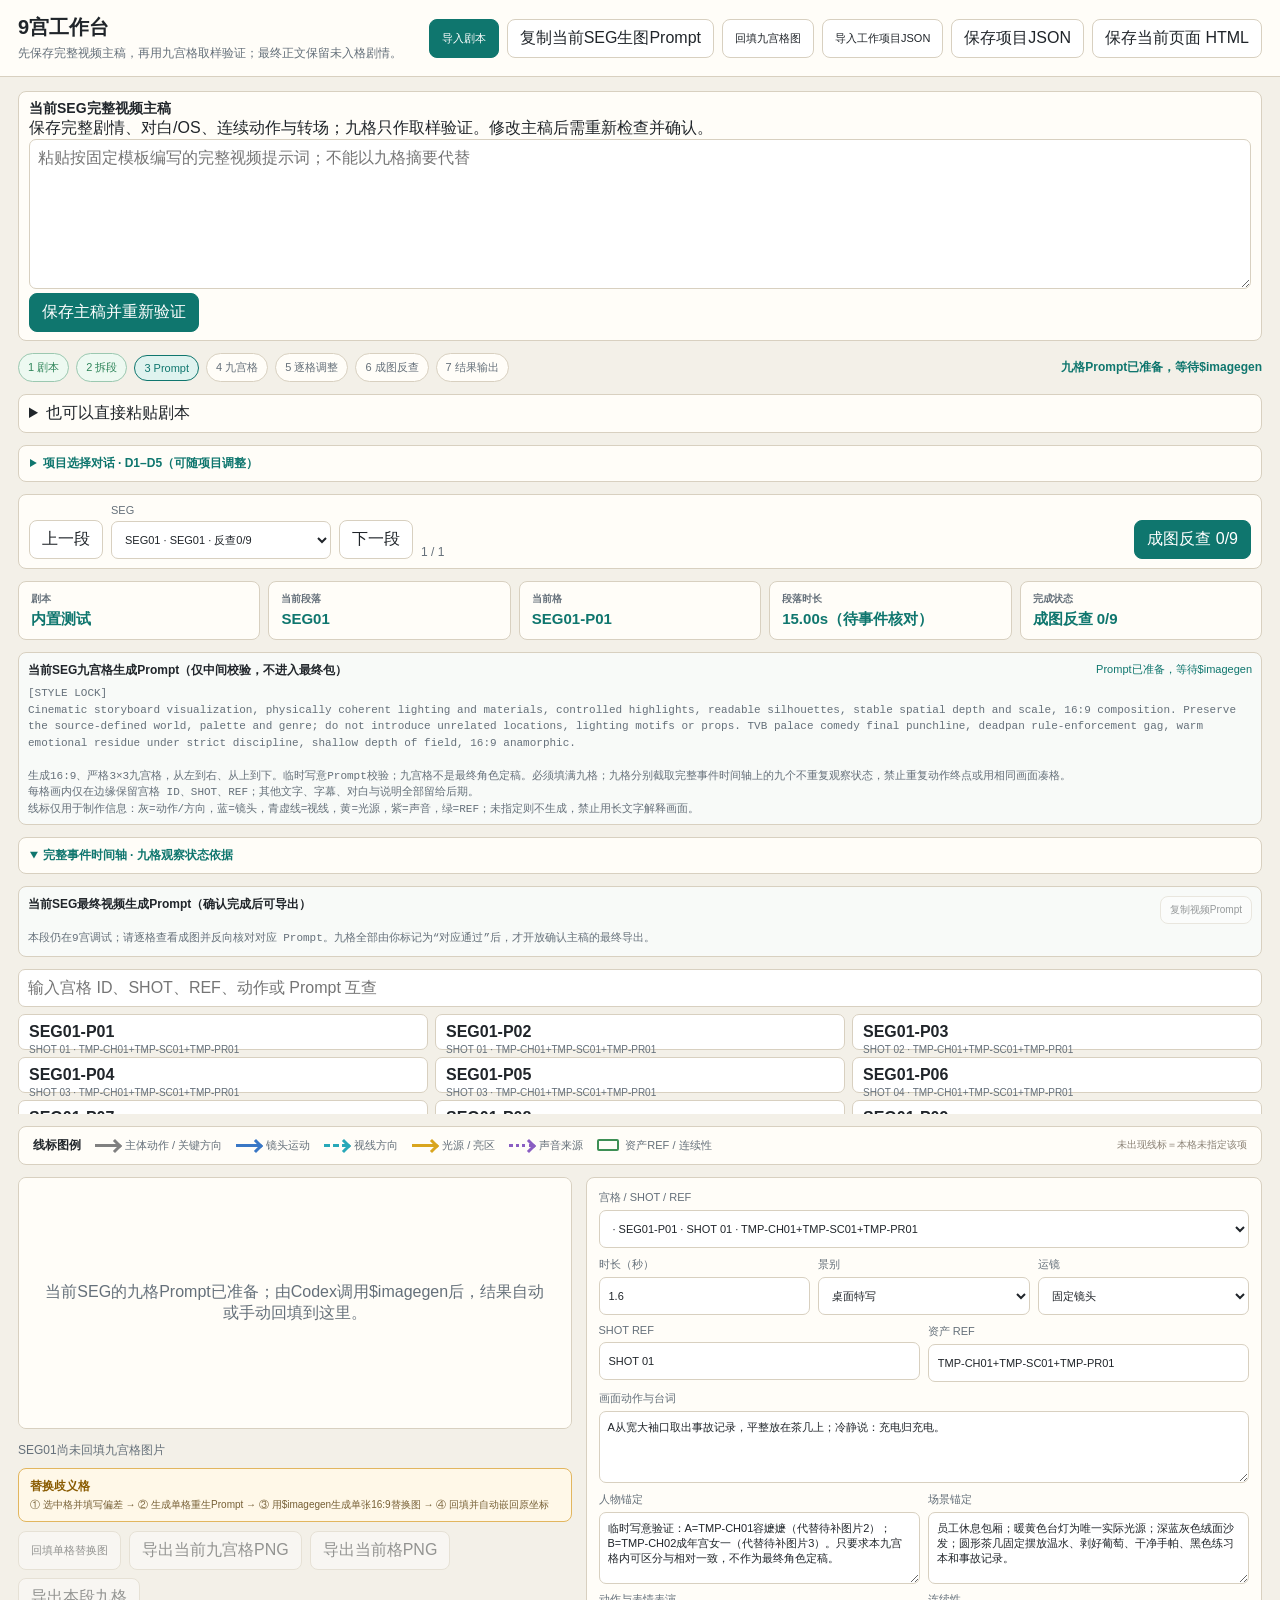
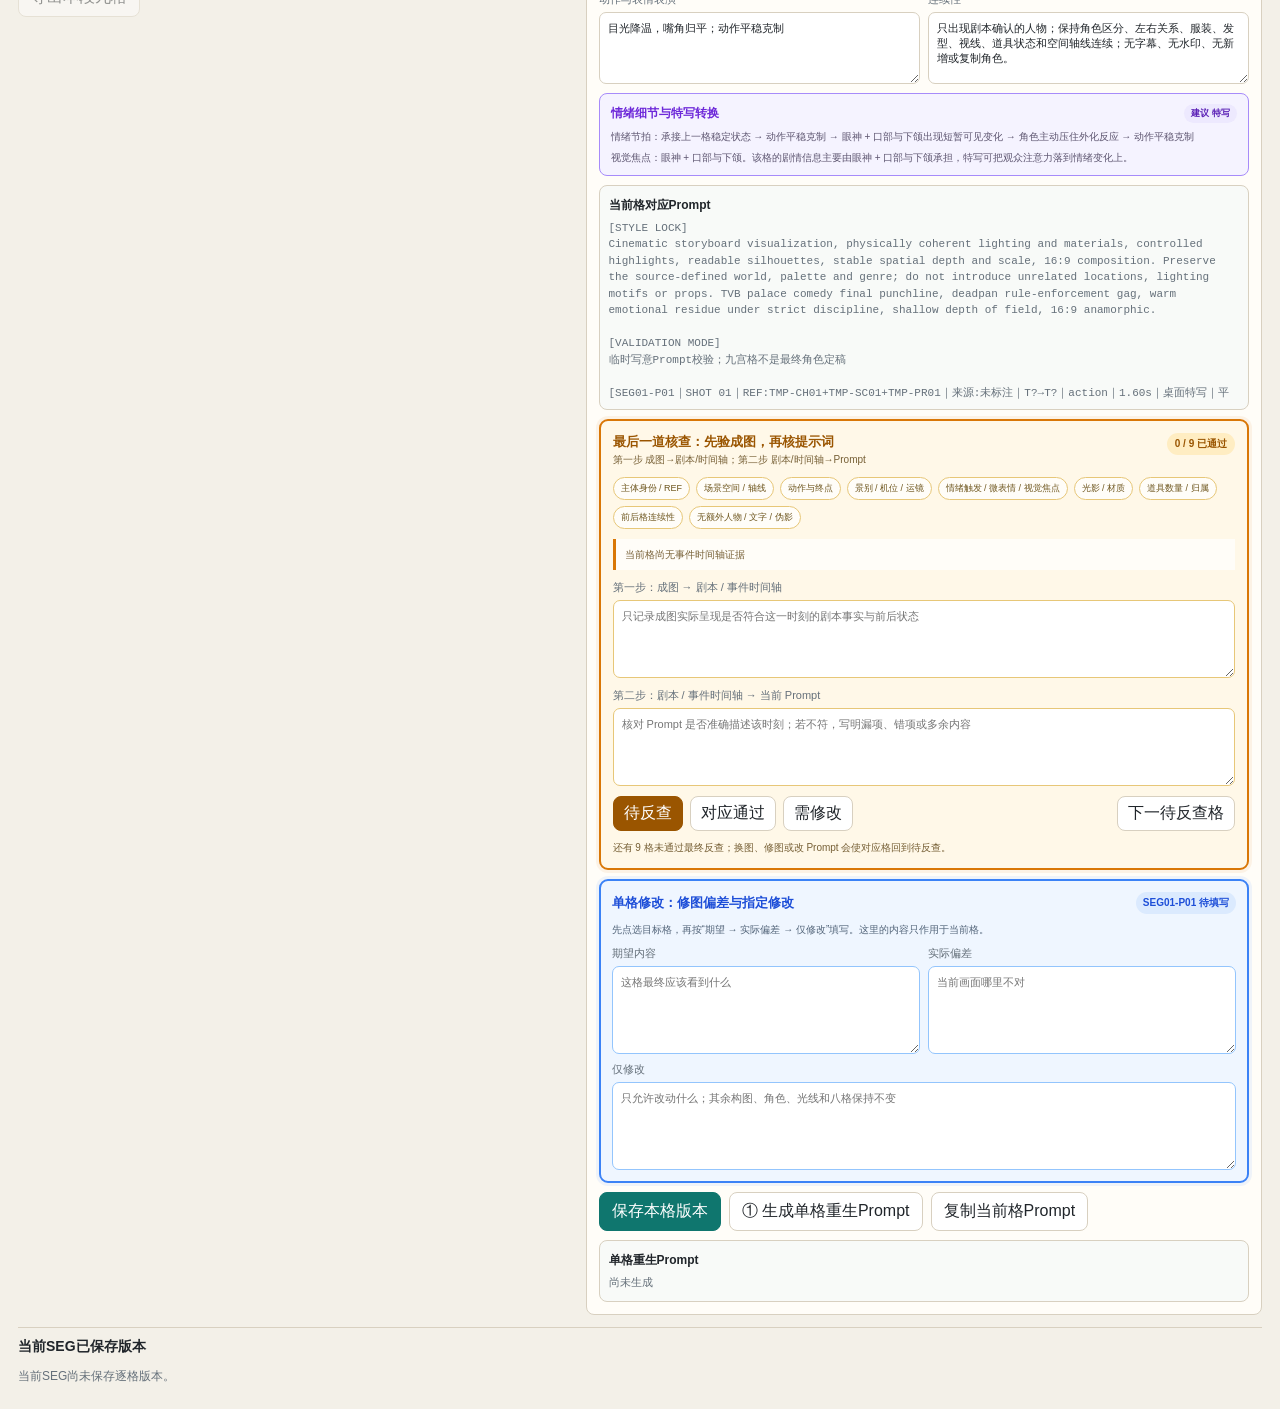
<file: assets/open-cowart-canvas/nine-grid.html>
<!doctype html>
<html lang="zh-CN">
  <head>
    <meta charset="UTF-8" />
    <meta name="viewport" content="width=device-width, initial-scale=1.0" />
    <title>9宫 · 剧本到九宫格工作台</title>
    <link rel="stylesheet" href="./nine-grid.css?v=8" />
  </head>
  <body>
    <header class="topbar">
      <div><h1>9宫工作台</h1><p>先保存完整视频主稿，再用九宫格取样验证；最终正文保留未入格剧情。</p></div>
      <div class="top-actions">
        <label class="button primary">导入剧本<input id="scriptFileInput" type="file" accept="text/plain,text/markdown,.txt,.md" /></label>
        <button id="copySegmentPrompt" class="button">复制当前SEG生图Prompt</button>
        <label class="button">回填九宫格图<input id="imageInput" type="file" accept="image/png,image/jpeg,image/webp" /></label>
        <label class="button">导入工作项目JSON<input id="packageInput" type="file" accept="application/json,.json" /></label>
        <button id="saveProject" class="button">保存项目JSON</button>
        <button id="exportReviewHtml" class="button">保存当前页面 HTML</button>
      </div>
    </header>
    <main>
<section class="script-paste"><h2>当前SEG完整视频主稿</h2><p>保存完整剧情、对白/OS、连续动作与转场；九格只作取样验证。修改主稿后需重新检查并确认。</p><textarea id="videoMasterInput" placeholder="粘贴按固定模板编写的完整视频提示词；不能以九格摘要代替"></textarea><button id="saveVideoMaster" class="primary">保存主稿并重新验证</button></section>
      <section class="pipeline" aria-label="自动工作流状态">
        <span data-stage="script">1 剧本</span><span data-stage="breakdown">2 拆段</span><span data-stage="prompt">3 Prompt</span><span data-stage="image">4 九宫格</span><span data-stage="review">5 逐格调整</span><span data-stage="reverse">6 成图反查</span><span data-stage="package">7 结果输出</span>
        <b id="pipelineStatus">可直接导入TXT或Markdown剧本</b>
      </section>

      <details class="script-paste"><summary>也可以直接粘贴剧本</summary><textarea id="scriptTextInput" placeholder="粘贴剧本、镜头表或带【镜头A】结构的生成提示词"></textarea><button id="parseScriptButton" class="primary">自动拆解并生成九格Prompt</button></details>

      <details class="project-dialog">
        <summary>项目选择对话 · D1–D5（可随项目调整）</summary>
        <div class="config-grid">
          <label>D1 九格策略<select id="gridModeInput"><option value="full_unique">填满九格 · 九个不重复观察状态</option><option value="black_optional">允许不可拆格使用黑底说明格</option></select></label>
          <label>D2 分镜画风<select id="styleModeInput"><option value="project">跟随项目设定</option><option value="graphite">灰阶铅笔故事板</option><option value="custom">自定义画风</option></select></label>
          <label>D3 画内标注<select id="labelModeInput"><option value="ids_only">仅 ID / SHOT / REF</option><option value="ids_english">ID / SHOT / REF + 英文短注</option><option value="ids_project_language">ID / SHOT / REF + 项目语言短注</option></select></label>
          <label>D4 工作流深度<select id="workflowModeInput"><option value="ninegrid">九宫格核心校验</option><option value="director">加入导演调度与走位</option><option value="full">全链路技能调用</option></select></label>
          <label>D5 最终视频正文<select id="videoModeInput"><option value="project">按项目模型与平台要求</option><option value="continuous">连续事件时间轴模式</option><option value="platform">平台专用语法模式</option></select></label>
          <label>情绪细节特写<select id="emotionCloseupModeInput"><option value="enhanced">剧情驱动加强</option><option value="suggest">只给建议，不改景别</option><option value="off">关闭自动分析</option></select></label>
          <label class="wide">自定义画风<textarea id="customStoryboardStyleInput" placeholder="仅在 D2 选择“自定义画风”时生效"></textarea></label>
        </div>
        <div class="project-dialog-actions"><button id="applyProjectOptions" class="primary">应用 D1–D5 选择</button><p id="projectOptionSummary"></p></div>
        <div class="capability-modules" aria-label="按需调用资料模块"><b>按需资料模块</b><span>多人走位图 · ai-director-blocking</span><span>动作组合 · shot-coverage</span><span>武器/道具连续性 · asset-continuity</span><span>特效 · vfx-effect-construction-engine</span><span>打击格/命中反馈 · seedance-performance-director</span></div>
      </details>

      <section class="segment-bar" aria-label="段落导航">
        <button id="previousSegment">上一段</button>
        <label>SEG<select id="segmentSelect"></select></label>
        <button id="nextSegment">下一段</button>
        <span id="segmentProgress">1 / 1</span>
        <button id="toggleComplete" class="primary">我已校验，标记完成</button>
      </section>

      <section class="summary" aria-label="当前九宫格摘要">
        <span><b>剧本</b><em id="scriptName">内置测试</em></span>
        <span><b>当前段落</b><em id="segmentId">SEG01</em></span>
        <span><b>当前格</b><em id="currentPanel">SEG01-P01</em></span>
        <span><b>段落时长</b><em id="totalDuration">15.00s</em></span>
        <span><b>完成状态</b><em id="completionState">检视中</em></span>
      </section>

      <section class="segment-prompt prompt-box"><div class="prompt-heading"><b>当前SEG九宫格生成Prompt（仅中间校验，不进入最终包）</b><span id="generationState">Prompt已准备</span></div><pre id="segmentPrompt"></pre></section>
      <details class="event-timeline" open><summary>完整事件时间轴 · 九格观察状态依据</summary><div id="eventTimelineList"></div></details>
      <section class="video-prompt prompt-box"><div class="prompt-heading"><b>当前SEG最终视频生成Prompt（确认完成后可导出）</b><button id="copyVideoPrompt" disabled>复制视频Prompt</button></div><pre id="videoPrompt">本段仍在9宫调试；标记完成后从完整主稿导出视频Prompt。</pre></section>

      <section class="lookup"><input id="lookupQuery" placeholder="输入宫格 ID、SHOT、REF、动作或 Prompt 互查" /><div id="lookupResults" class="lookup-results"></div></section>

      <section class="line-legend" aria-label="线标图例">
        <b>线标图例</b>
        <span><i class="legend-line gray"></i>主体动作 / 关键方向</span>
        <span><i class="legend-line blue"></i>镜头运动</span>
        <span><i class="legend-line cyan dashed"></i>视线方向</span>
        <span><i class="legend-line yellow"></i>光源 / 亮区</span>
        <span><i class="legend-line purple wave"></i>声音来源</span>
        <span><i class="legend-box green"></i>资产REF / 连续性</span>
        <em>未出现线标＝本格未指定该项</em>
      </section>

      <section class="workspace">
        <div class="visual-column" id="visualColumn">
          <div id="imageStage" class="image-stage"><div id="imageEmpty" class="empty">当前SEG的九格Prompt已准备；由Codex调用$imagegen后，结果自动或手动回填到这里。</div><img id="storyboardImage" alt="当前SEG九宫格成品" /><div id="hitGrid" class="hit-grid"></div></div>
          <canvas id="cropCanvas" width="640" height="360"></canvas>
          <p id="cropMeta" class="muted">当前SEG尚未回填九宫格图片</p>
          <div class="replacement-guide"><b>替换歧义格</b><span>① 选中格并填写偏差 → ② 生成单格重生Prompt → ③ 用$imagegen生成单张16:9替换图 → ④ 回填并自动嵌回原坐标</span></div>
          <div class="actions"><label id="replacePanelLabel" class="button disabled">回填单格替换图<input id="panelReplaceInput" type="file" accept="image/png,image/jpeg,image/webp" disabled /></label><button id="downloadBoard" disabled>导出当前九宫格PNG</button><button id="downloadCurrent" disabled>导出当前格PNG</button><button id="downloadAll" disabled>导出本段九格</button></div>
        </div>
        <div class="editor-column">
          <label>宫格 / SHOT / REF<select id="panelSelect"></select></label>
          <div class="three-fields"><label>时长（秒）<input id="durationInput" type="number" min="0.1" step="0.1" /></label><label>景别<select id="shotSizeInput"><option>大远景</option><option>远景</option><option>全景</option><option>中景</option><option>中近景</option><option>近景</option><option>特写</option><option>桌面特写</option><option>手部特写</option></select></label><label>运镜<select id="cameraMoveInput"><option>固定镜头</option><option>缓慢推近</option><option>缓慢拉远</option><option>缓慢横移</option><option>缓慢跟移</option><option>稳定器缓慢下降</option><option>轻微手持微颤</option><option>受控焦点/构图转移</option></select></label></div>
          <div class="two-fields"><label>SHOT REF<input id="shotRefInput" /></label><label>资产 REF<input id="assetRefsInput" /></label></div>
          <label>画面动作与台词<textarea id="actionInput"></textarea></label>
          <div class="two-fields textareas"><label>人物锚定<textarea id="characterAnchorInput"></textarea></label><label>场景锚定<textarea id="sceneAnchorInput"></textarea></label><label>动作与表情表演<textarea id="performanceInput"></textarea></label><label>连续性<textarea id="continuityInput"></textarea></label></div>
          <section class="emotion-focus-card" aria-label="情绪细节与特写转换"><div><b>情绪细节与特写转换</b><span id="emotionFocusBadge">分析中</span></div><p id="emotionBeatText"></p><p id="emotionFocusReason"></p></section>
          <div class="prompt-box"><b>当前格对应Prompt</b><pre id="panelPrompt"></pre></div>
          <section id="reverseValidation" class="reverse-validation" aria-label="成图反向对应提示词最终核查">
            <div class="reverse-validation-heading"><div><b>最后一道核查：先验成图，再核提示词</b><span>第一步 成图→剧本/时间轴；第二步 剧本/时间轴→Prompt</span></div><strong id="reverseProgress">0 / 9 已通过</strong></div>
            <div class="reverse-checklist" aria-label="反向核查维度"><span>主体身份 / REF</span><span>场景空间 / 轴线</span><span>动作与终点</span><span>景别 / 机位 / 运镜</span><span>情绪触发 / 微表情 / 视觉焦点</span><span>光影 / 材质</span><span>道具数量 / 归属</span><span>前后格连续性</span><span>无额外人物 / 文字 / 伪影</span></div>
            <p id="currentEventEvidence" class="event-evidence"></p>
            <label>第一步：成图 → 剧本 / 事件时间轴<textarea id="reverseNoteInput" placeholder="只记录成图实际呈现是否符合这一时刻的剧本事实与前后状态"></textarea></label>
            <label>第二步：剧本 / 事件时间轴 → 当前 Prompt<textarea id="reversePromptNoteInput" placeholder="核对 Prompt 是否准确描述该时刻；若不符，写明漏项、错项或多余内容"></textarea></label>
            <div class="reverse-actions" role="group" aria-label="当前格最终核查状态"><button type="button" data-reverse-status="pending">待反查</button><button type="button" data-reverse-status="accepted">对应通过</button><button type="button" data-reverse-status="revise">需修改</button><button type="button" id="nextReversePending">下一待反查格</button></div>
            <p id="reverseGateMessage">九格全部“对应通过”后，才允许标记 SEG 完成并进入结果输出。</p>
          </section>
          <section id="editPanel" class="edit-panel" aria-label="单格修改">
            <div class="edit-panel-heading"><b>单格修改：修图偏差与指定修改</b><span id="editStatus">待填写</span></div>
            <p>先点选目标格，再按“期望 → 实际偏差 → 仅修改”填写。这里的内容只作用于当前格。</p>
            <div class="edit-fields">
              <label>期望内容<textarea id="expectedInput" placeholder="这格最终应该看到什么"></textarea></label>
              <label>实际偏差<textarea id="actualInput" placeholder="当前画面哪里不对"></textarea></label>
              <label class="wide">仅修改<textarea id="changeInput" placeholder="只允许改动什么；其余构图、角色、光线和八格保持不变"></textarea></label>
            </div>
          </section>
          <div class="actions"><button id="saveVersion" class="primary">保存本格版本</button><button id="buildEditPrompt">① 生成单格重生Prompt</button><button id="copyPanelPrompt">复制当前格Prompt</button></div>
          <div class="prompt-box"><b>单格重生Prompt</b><pre id="editPrompt">尚未生成</pre></div>
        </div>
      </section>
      <section class="version-library"><h2>当前SEG已保存版本</h2><div id="versionList" class="version-list"></div></section>
      <section id="resultOutputStage" class="result-output-stage" aria-label="用户校验结束后的结果输出" hidden>
        <div><span>第 7 阶段</span><h2>成图反查已完成 · 结果输出</h2><p>请选择最终成果的交付格式。这里只输出九格均由你完成“成图 ↔ 提示词”反查并确认通过的 SEG。</p></div>
        <label>最终交付格式<select id="exportFormat" aria-label="最终成果交付格式"><option value="json">JSON 格式（结构化数据）</option><option value="html">网页格式（直接浏览）</option></select></label>
        <button id="exportPackage" class="button primary">输出 JSON 成果</button>
      </section>
    </main>
    <script data-event-core src="./event-core.js?v=8"></script>
    <script data-nine-grid-app src="./nine-grid-app.js?v=16-v82-sampling"></script>
  </body>
</html>
</file>
<file: assets/open-cowart-canvas/nine-grid.css>
:root { --bg:#f3f0e8; --panel:#fffdf8; --panel2:#f8faf8; --ink:#20252a; --muted:#65707a; --line:#d8d0c0; --accent:#0f766e; --accent-soft:#dff3ef; --done:#2f855a; }
* { box-sizing:border-box; }
body { margin:0; color:var(--ink); background:var(--bg); font-family:Inter,"PingFang SC","Microsoft YaHei",Arial,sans-serif; }
button,input,select,textarea { font:inherit; }
h1,h2,p { margin:0; }
h1 { font-size:20px; }
h2 { font-size:14px; }
.topbar { display:flex; align-items:center; justify-content:space-between; gap:18px; padding:14px 18px; border-bottom:1px solid var(--line); background:var(--panel); }
.topbar p,.muted { margin-top:4px; color:var(--muted); font-size:12px; }
.top-actions,.actions { display:flex; gap:8px; flex-wrap:wrap; }
.button,button { min-height:36px; padding:8px 12px; border:1px solid var(--line); border-radius:8px; color:var(--ink); background:#fff; cursor:pointer; }
.button { display:inline-flex; align-items:center; }
.button input { display:none; }
.primary { color:#fff; border-color:var(--accent); background:var(--accent); }
button:disabled { opacity:.45; cursor:not-allowed; }
.button.disabled { opacity:.45; cursor:not-allowed; pointer-events:none; }
main { display:grid; gap:12px; padding:14px 18px 24px; }
.pipeline { display:flex; align-items:center; gap:7px; flex-wrap:wrap; }
.pipeline span { padding:6px 9px; border:1px solid var(--line); border-radius:999px; color:var(--muted); background:var(--panel); font-size:11px; }
.pipeline span.active { color:var(--accent); border-color:var(--accent); background:var(--accent-soft); }
.pipeline span.done { color:var(--done); border-color:#9bc8b0; background:#edf9f1; }
.pipeline b { margin-left:auto; color:var(--accent); font-size:12px; font-weight:600; }
.script-paste { padding:8px 10px; border:1px solid var(--line); border-radius:8px; background:var(--panel); }
.script-paste[open] { display:grid; gap:8px; }
.script-paste textarea { min-height:150px; }
.project-dialog,.event-timeline { padding:9px 11px; border:1px solid var(--line); border-radius:8px; background:var(--panel); }
.project-dialog[open],.event-timeline[open] { display:grid; gap:10px; }
.project-dialog summary,.event-timeline summary { color:var(--accent); font-size:12px; font-weight:700; cursor:pointer; }
.config-grid { display:grid; grid-template-columns:repeat(5,minmax(140px,1fr)); gap:8px; }
.config-grid .wide { grid-column:1/-1; }
.config-grid textarea { min-height:62px; }
.project-dialog-actions { display:flex; align-items:center; gap:12px; }
.project-dialog-actions p { color:var(--muted); font-size:10px; line-height:1.5; }
.capability-modules { display:flex; align-items:center; gap:7px; flex-wrap:wrap; padding-top:8px; border-top:1px solid var(--line); }
.capability-modules b { font-size:11px; }
.capability-modules span { padding:4px 7px; border-radius:999px; color:#355e58; background:var(--accent-soft); font-size:9px; }
.event-timeline #eventTimelineList { display:grid; grid-template-columns:repeat(3,minmax(180px,1fr)); gap:7px; }
.timeline-item { display:grid; gap:3px; padding:8px 9px; border:1px solid var(--line); border-radius:7px; background:#fff; }
.timeline-item b { color:var(--accent); font-size:10px; }
.timeline-item span { color:var(--muted); font-size:10px; line-height:1.4; }
.segment-bar { display:flex; align-items:end; gap:8px; padding:9px 10px; border:1px solid var(--line); border-radius:8px; background:var(--panel); }
.segment-bar label { min-width:220px; }
.segment-bar span { color:var(--muted); font-size:12px; }
.segment-bar #toggleComplete { margin-left:auto; }
.summary { display:grid; grid-template-columns:repeat(5,minmax(120px,1fr)); gap:8px; }
.summary span { padding:10px 12px; border:1px solid var(--line); border-radius:8px; background:var(--panel); }
.summary b,.summary em { display:block; }
.summary b { color:var(--muted); font-size:10px; }
.summary em { margin-top:4px; overflow:hidden; color:var(--accent); font-size:15px; font-style:normal; font-weight:700; text-overflow:ellipsis; white-space:nowrap; }
.prompt-heading { display:flex; justify-content:space-between; gap:8px; }
.prompt-heading span { color:var(--accent); font-size:11px; }
.prompt-heading button { min-height:28px; padding:4px 9px; font-size:10px; }
.segment-prompt pre { max-height:130px; }
.video-prompt { border-color:#9bc8b0; background:#edf9f1; }
.video-prompt pre { max-height:210px; }
.lookup { display:grid; gap:7px; }
.lookup > input,input,select,textarea { width:100%; min-width:0; border:1px solid var(--line); border-radius:7px; color:var(--ink); background:#fff; }
.lookup > input,input,select { height:38px; padding:0 9px; }
.lookup-results { display:grid; grid-template-columns:repeat(3,minmax(180px,1fr)); gap:7px; max-height:100px; overflow:auto; }
.lookup-results button,.version-item { min-width:0; padding:8px 10px; border:1px solid var(--line); border-radius:7px; background:#fff; text-align:left; cursor:pointer; }
.lookup-results button:hover,.version-item:hover { border-color:var(--accent); background:#f0fdfa; }
.lookup-results b,.lookup-results span,.version-item b,.version-item span { display:block; overflow:hidden; text-overflow:ellipsis; white-space:nowrap; }
.lookup-results span,.version-item span { margin-top:3px; color:var(--muted); font-size:10px; }
.line-legend { display:flex; align-items:center; gap:14px; flex-wrap:wrap; padding:10px 14px; border:1px solid var(--line); border-radius:8px; background:var(--panel); }
.line-legend > b { color:var(--ink); font-size:12px; }
.line-legend span { display:inline-flex; align-items:center; gap:6px; color:var(--muted); font-size:11px; }
.line-legend em { margin-left:auto; color:#8a8174; font-size:10px; font-style:normal; }
.legend-line { display:inline-block; position:relative; width:24px; height:0; border-top:3px solid currentColor; }
.legend-line::after { content:""; position:absolute; top:-6px; right:-1px; width:7px; height:7px; border-top:3px solid currentColor; border-right:3px solid currentColor; transform:rotate(45deg); }
.legend-line.gray { color:#808080; } .legend-line.blue { color:#3977c5; } .legend-line.cyan { color:#28a8b8; } .legend-line.yellow { color:#d9a51e; } .legend-line.purple { color:#8a5ec2; }
.legend-line.dashed { border-top-style:dashed; } .legend-line.wave { border-top-style:dotted; }
.legend-box { display:inline-block; width:22px; height:12px; border:2px solid currentColor; border-radius:2px; } .legend-box.green { color:#3e8f55; }
.workspace { display:grid; grid-template-columns:minmax(360px,.9fr) minmax(520px,1.1fr); gap:14px; align-items:start; }
.visual-column,.editor-column { display:grid; gap:9px; min-width:0; }
.replacement-guide { display:grid; gap:3px; padding:9px 11px; border:1px solid #e2b65f; border-radius:8px; background:#fff8e8; }
.replacement-guide b { color:#8a5b00; font-size:12px; }
.replacement-guide span { color:#765f35; font-size:10px; line-height:1.45; }
.image-stage { position:relative; min-height:250px; overflow:hidden; border:1px solid var(--line); border-radius:8px; background:#161616; }
.image-stage img { display:none; width:100%; height:auto; }
.image-stage.has-image img { display:block; }
.empty { display:grid; min-height:250px; place-items:center; padding:24px; color:var(--muted); background:var(--panel); text-align:center; }
.image-stage.has-image .empty { display:none; }
.hit-grid { position:absolute; inset:0; display:none; grid-template-columns:repeat(3,1fr); grid-template-rows:repeat(3,1fr); }
.image-stage.has-image .hit-grid { display:grid; }
.hit-grid button { min-height:0; padding:4px; border:1px solid rgba(255,255,255,.72); border-radius:0; color:#fff; background:rgba(15,23,42,.12); font-size:10px; text-shadow:0 1px 3px #000; }
.hit-grid button.active { outline:3px solid #f59e0b; outline-offset:-3px; background:rgba(245,158,11,.18); }
.hit-grid button.reverse-accepted { background:rgba(16,185,129,.25); }
.hit-grid button.reverse-revise { background:rgba(239,68,68,.25); }
.hit-grid button.active.reverse-accepted,.hit-grid button.active.reverse-revise { outline-color:#f59e0b; }
#cropCanvas { display:none; width:100%; height:auto; min-height:180px; border:1px solid var(--line); border-radius:8px; background:repeating-conic-gradient(#eee 0 25%,#fff 0 50%) 50%/16px 16px; }
.visual-column.has-image #cropCanvas { display:block; }
.editor-column { padding:12px; border:1px solid var(--line); border-radius:8px; background:var(--panel); }
label { display:grid; gap:5px; color:var(--muted); font-size:11px; }
textarea { min-height:72px; padding:8px; resize:vertical; }
.three-fields,.two-fields { display:grid; gap:8px; }
.three-fields { grid-template-columns:repeat(3,1fr); }
.two-fields { grid-template-columns:repeat(2,1fr); }
.prompt-box { padding:9px; border:1px solid var(--line); border-radius:8px; background:var(--panel2); }
.prompt-box b { font-size:12px; }
pre { max-height:180px; margin:6px 0 0; overflow:auto; white-space:pre-wrap; word-break:break-word; color:var(--muted); font:11px/1.5 ui-monospace,SFMono-Regular,Menlo,monospace; }
.emotion-focus-card { display:grid; gap:6px; padding:10px 11px; border:1px solid #a78bfa; border-radius:8px; background:#f5f3ff; }
.emotion-focus-card > div { display:flex; align-items:center; justify-content:space-between; gap:10px; }
.emotion-focus-card b { color:#6d28d9; font-size:12px; }
.emotion-focus-card span { padding:3px 7px; border-radius:999px; color:#5b21b6; background:#ede9fe; font-size:9px; font-weight:700; }
.emotion-focus-card p { color:#5d5570; font-size:10px; line-height:1.5; }
.edit-panel { display:grid; gap:9px; padding:11px; border:2px solid #3b82f6; border-radius:9px; background:#eff6ff; box-shadow:0 0 0 3px rgba(59,130,246,.08); }
.edit-panel.ready { border-color:var(--accent); background:#ecfdf5; box-shadow:0 0 0 3px rgba(15,118,110,.08); }
.edit-panel-heading { display:flex; align-items:center; justify-content:space-between; gap:10px; }
.edit-panel-heading b { color:#1d4ed8; font-size:13px; }
.edit-panel.ready .edit-panel-heading b { color:var(--accent); }
.edit-panel-heading span { padding:4px 7px; border-radius:999px; color:#1d4ed8; background:#dbeafe; font-size:10px; font-weight:700; }
.edit-panel.ready .edit-panel-heading span { color:var(--accent); background:#d1fae5; }
.edit-panel > p { color:#53657a; font-size:10px; line-height:1.45; }
.edit-fields { display:grid; grid-template-columns:repeat(2,minmax(0,1fr)); gap:8px; }
.edit-fields .wide { grid-column:1/-1; }
.edit-fields textarea { min-height:88px; border-color:#93c5fd; }
.edit-panel.ready .edit-fields textarea { border-color:#99c9bb; }
.reverse-validation { display:grid; gap:10px; padding:12px; border:2px solid #d97706; border-radius:9px; background:#fff8e8; box-shadow:0 0 0 3px rgba(217,119,6,.08); }
.reverse-validation.accepted { border-color:var(--accent); background:#ecfdf5; box-shadow:0 0 0 3px rgba(15,118,110,.08); }
.reverse-validation.revise { border-color:#dc2626; background:#fff1f2; box-shadow:0 0 0 3px rgba(220,38,38,.08); }
.reverse-validation-heading { display:flex; align-items:flex-start; justify-content:space-between; gap:12px; }
.reverse-validation-heading > div { display:grid; gap:2px; }
.reverse-validation-heading b { color:#9a5500; font-size:13px; }
.reverse-validation.accepted .reverse-validation-heading b { color:var(--accent); }
.reverse-validation.revise .reverse-validation-heading b { color:#b91c1c; }
.reverse-validation-heading span,#reverseGateMessage { color:#765f35; font-size:10px; line-height:1.45; }
.reverse-validation-heading strong { padding:4px 8px; border-radius:999px; color:#9a5500; background:#ffedc2; font-size:10px; white-space:nowrap; }
.reverse-checklist { display:flex; gap:6px; flex-wrap:wrap; }
.reverse-checklist span { padding:4px 7px; border:1px solid #e7c778; border-radius:999px; color:#6f571f; background:#fffdf8; font-size:9px; }
.reverse-validation textarea { min-height:78px; border-color:#e7c778; }
.event-evidence { padding:8px 9px; border-left:3px solid #d97706; color:#765f35; background:#fffdf8; font-size:10px; line-height:1.5; }
.reverse-actions { display:flex; gap:7px; flex-wrap:wrap; }
.reverse-actions button { min-height:32px; padding:6px 10px; }
.reverse-actions button.active { color:#fff; border-color:#9a5500; background:#9a5500; }
.reverse-actions button[data-reverse-status="accepted"].active { border-color:var(--accent); background:var(--accent); }
.reverse-actions button[data-reverse-status="revise"].active { border-color:#dc2626; background:#dc2626; }
#nextReversePending { margin-left:auto; }
.version-library { display:grid; gap:8px; padding-top:10px; border-top:1px solid var(--line); }
.version-list { display:grid; grid-template-columns:repeat(3,minmax(180px,1fr)); gap:7px; }
.result-output-stage { display:grid; grid-template-columns:minmax(280px,1fr) minmax(220px,320px) auto; align-items:end; gap:14px; padding:18px; border:2px solid var(--accent); border-radius:12px; background:#edf9f1; }
.result-output-stage[hidden] { display:none !important; }
.result-output-stage > div { display:grid; gap:4px; }
.result-output-stage > div > span { width:max-content; padding:3px 8px; border-radius:999px; color:#fff; background:var(--accent); font-size:10px; font-weight:700; }
.result-output-stage h2 { color:var(--accent); font-size:17px; }
.result-output-stage p { color:var(--muted); font-size:11px; }
@media (max-width:1100px) { .workspace { grid-template-columns:1fr; } .summary { grid-template-columns:repeat(3,1fr); } .config-grid { grid-template-columns:repeat(2,1fr); } }
@media (max-width:720px) { .topbar { align-items:flex-start; flex-direction:column; } .pipeline b { width:100%; margin-left:0; } .segment-bar { align-items:stretch; flex-direction:column; } .segment-bar #toggleComplete { margin-left:0; } .summary,.lookup-results,.version-list,.three-fields,.two-fields,.edit-fields,.result-output-stage,.config-grid,.event-timeline #eventTimelineList { grid-template-columns:1fr; } .config-grid .wide,.edit-fields .wide { grid-column:auto; } .project-dialog-actions { align-items:stretch; flex-direction:column; } .line-legend em { width:100%; margin-left:0; } }
</file>
